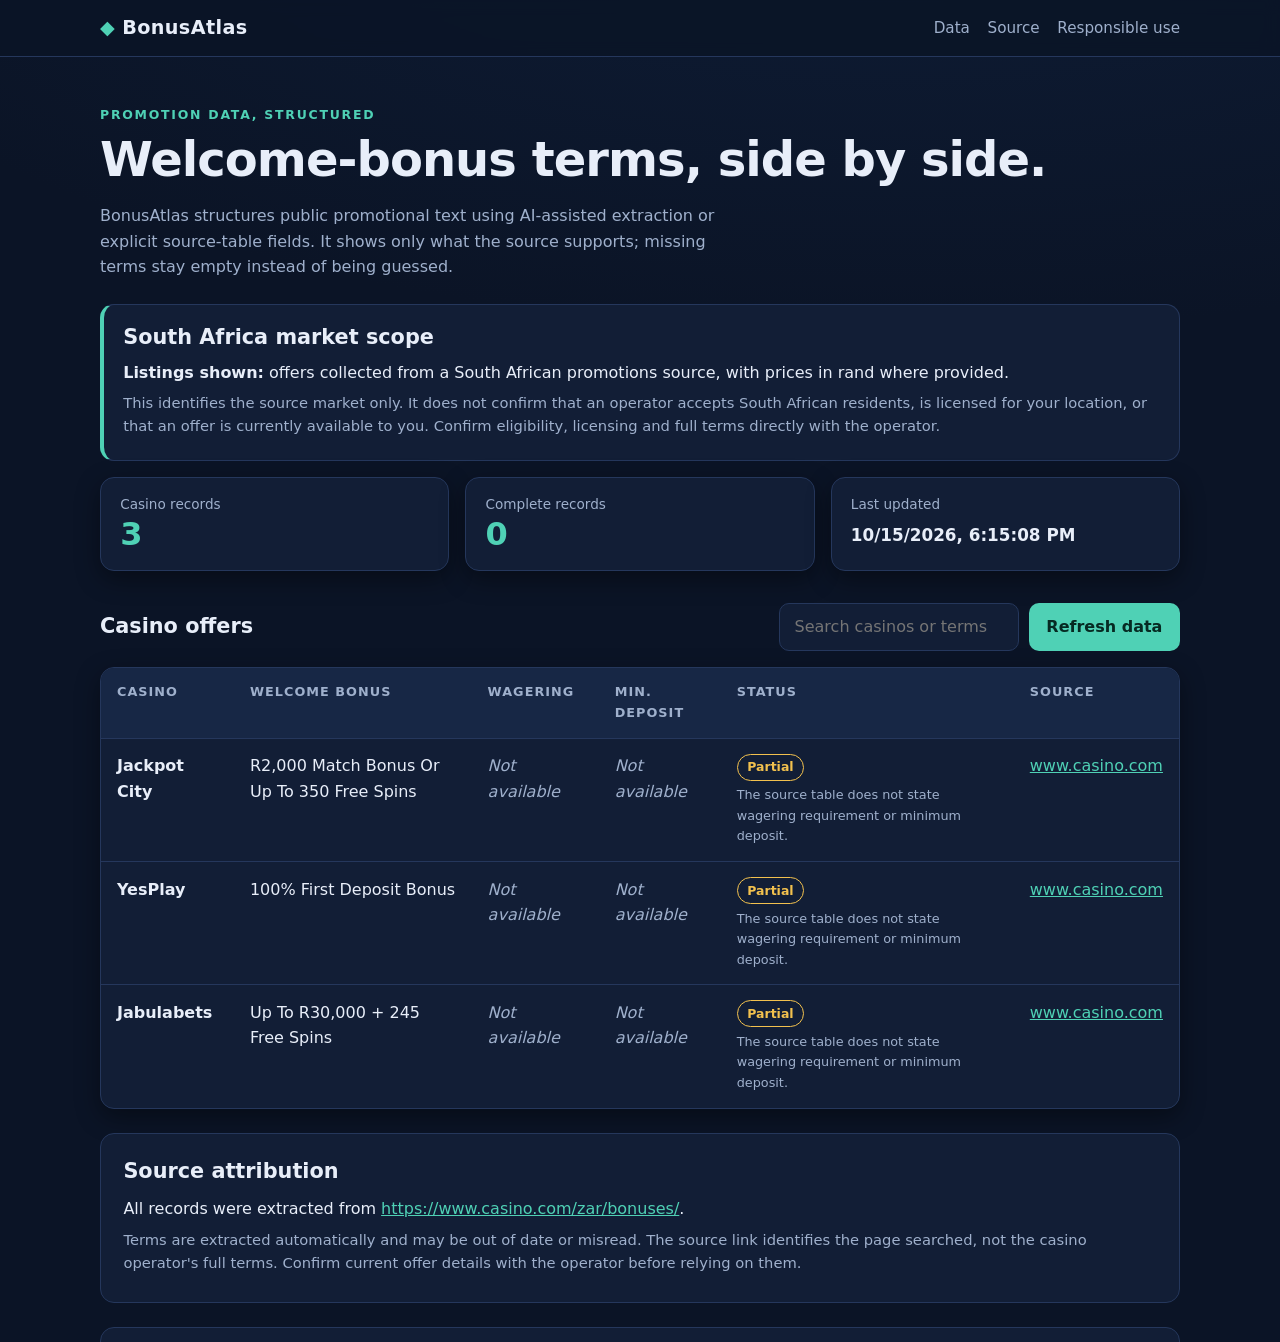
<file: index.html>
<!doctype html>
<html lang="en">
<head>
  <meta charset="utf-8">
  <meta name="viewport" content="width=device-width, initial-scale=1">
  <meta http-equiv="refresh" content="0; url=casino-bonus-scraper/">
  <title>BonusAtlas</title>
  <link rel="canonical" href="casino-bonus-scraper/">
</head>
<body>
  <p>Opening BonusAtlas. If you are not redirected, <a href="casino-bonus-scraper/">open the app</a>.</p>
</body>
</html>
</file>
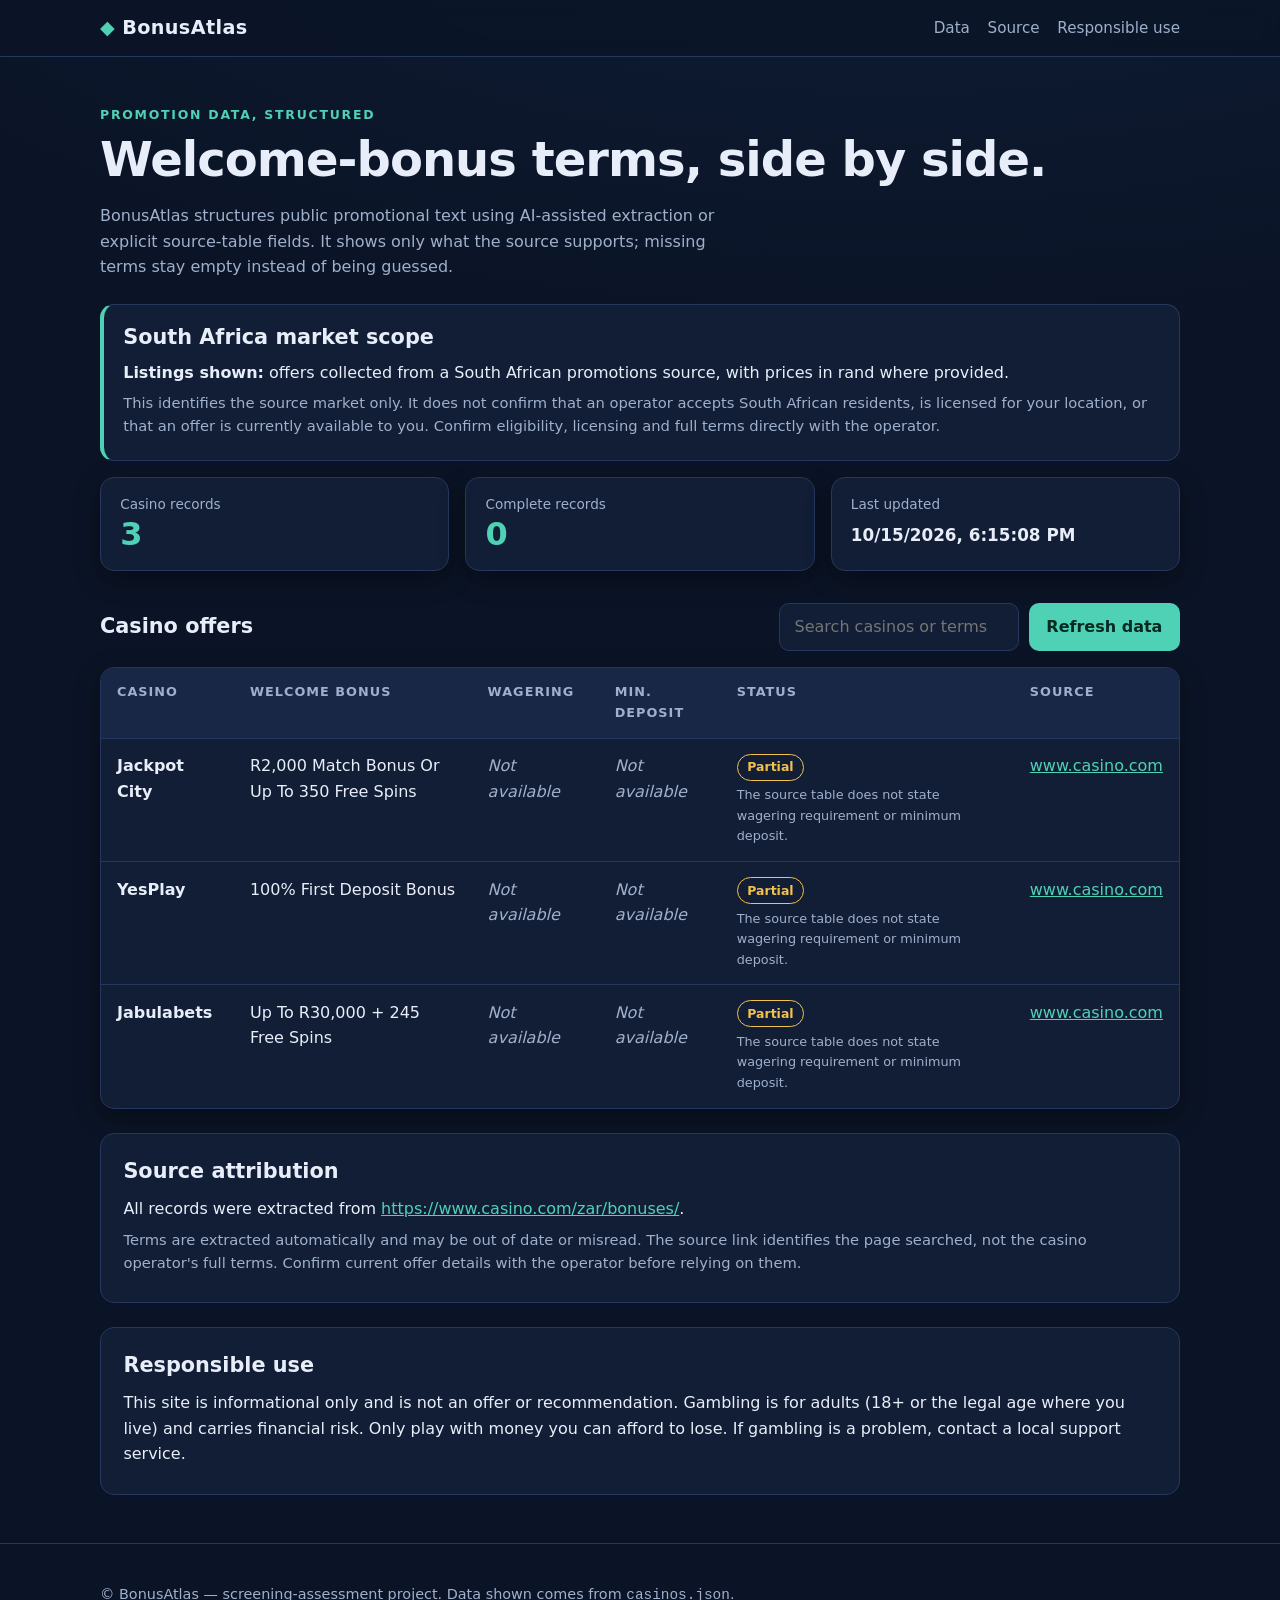
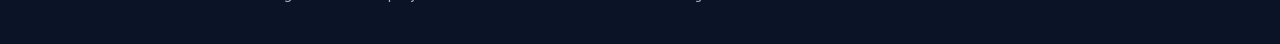
<file: casino-bonus-scraper/index.html>
<!DOCTYPE html>
<html lang="en">
<head>
  <meta charset="utf-8">
  <meta name="viewport" content="width=device-width, initial-scale=1">
  <title>BonusAtlas · Casino promotion data</title>
  <meta name="description" content="BonusAtlas displays South African casino promotion listings from a public source.">
  <link rel="stylesheet" href="styles.css">
</head>
<body>
  <a class="skip" href="#data">Skip to data</a>
  <header class="site-header">
    <div class="wrap bar">
      <a class="brand" href="#top" aria-label="BonusAtlas home"><span class="logo" aria-hidden="true">◆</span> BonusAtlas</a>
      <nav aria-label="Main"><a href="#data">Data</a><a href="#source">Source</a><a href="#responsible">Responsible use</a></nav>
    </div>
  </header>

  <main id="top">
    <section class="wrap hero">
      <p class="eyebrow">Promotion data, structured</p>
      <h1>Welcome-bonus terms, side by side.</h1>
      <p class="lead">BonusAtlas structures public promotional text using AI-assisted extraction or explicit source-table fields. It shows only what the source supports; missing terms stay empty instead of being guessed.</p>
    </section>

    <section class="wrap market-note" aria-labelledby="market-title">
      <h2 id="market-title">South Africa market scope</h2>
      <p><strong>Listings shown:</strong> offers collected from a South African promotions source, with prices in rand where provided.</p>
      <p class="muted">This identifies the source market only. It does not confirm that an operator accepts South African residents, is licensed for your location, or that an offer is currently available to you. Confirm eligibility, licensing and full terms directly with the operator.</p>
    </section>

    <section class="wrap" aria-label="Summary">
      <div class="summary">
        <div class="stat"><span class="stat-label">Casino records</span><strong id="stat-total">–</strong></div>
        <div class="stat"><span class="stat-label">Complete records</span><strong id="stat-complete">–</strong></div>
        <div class="stat"><span class="stat-label">Last updated</span><strong id="stat-updated" class="small">–</strong></div>
      </div>
    </section>

    <section class="wrap" id="data" aria-labelledby="data-title">
      <div class="toolbar">
        <h2 id="data-title">Casino offers</h2>
        <div class="controls">
          <label class="sr-only" for="search">Search casinos</label>
          <input id="search" type="search" placeholder="Search casinos or terms…" autocomplete="off">
          <button id="refresh" type="button" class="btn">Refresh data</button>
        </div>
      </div>

      <div id="message" class="message" role="status" aria-live="polite" hidden></div>

      <div class="table-wrap" id="table-wrap" hidden>
        <table>
          <caption class="sr-only">Casino welcome bonus terms extracted from the source</caption>
          <thead>
            <tr><th scope="col">Casino</th><th scope="col">Welcome bonus</th><th scope="col">Wagering</th><th scope="col">Min. deposit</th><th scope="col">Status</th><th scope="col">Source</th></tr>
          </thead>
          <tbody id="rows"></tbody>
        </table>
      </div>
    </section>

    <section class="wrap panel" id="source" aria-labelledby="source-title">
      <h2 id="source-title">Source attribution</h2>
      <p id="source-text">No source recorded yet.</p>
      <p class="muted">Terms are extracted automatically and may be out of date or misread. The source link identifies the page searched, not the casino operator's full terms. Confirm current offer details with the operator before relying on them.</p>
    </section>

    <section class="wrap panel" id="responsible" aria-labelledby="resp-title">
      <h2 id="resp-title">Responsible use</h2>
      <p>This site is informational only and is not an offer or recommendation. Gambling is for adults (18+ or the legal age where you live) and carries financial risk. Only play with money you can afford to lose. If gambling is a problem, contact a local support service.</p>
    </section>
  </main>

  <footer class="site-footer">
    <div class="wrap">
      <p>© BonusAtlas — screening-assessment project. Data shown comes from <code>casinos.json</code>.</p>
    </div>
  </footer>
  <script src="script.js"></script>
</body>
</html>
</file>
<file: casino-bonus-scraper/styles.css>
:root {
  --bg: #0b1426; --panel: #121e36; --panel-2: #172745; --border: #25375c;
  --text: #e8eef9; --muted: #9fb0cc; --accent: #4fd1b5; --accent-ink: #062a22;
  --warn: #f2c14e; --bad: #ff8a8a; --radius: 14px;
}
* { box-sizing: border-box; }
html { scroll-behavior: smooth; }
body { margin: 0; background: radial-gradient(1200px 500px at 70% -10%, #15305a55, transparent), var(--bg);
  color: var(--text); font: 16px/1.6 system-ui, -apple-system, "Segoe UI", Roboto, sans-serif; }
.wrap { width: min(1080px, 100% - 2rem); margin-inline: auto; }
a { color: var(--accent); }
a:focus-visible, button:focus-visible, input:focus-visible { outline: 3px solid var(--accent); outline-offset: 2px; }
.skip { position: absolute; left: -999px; } .skip:focus { left: 1rem; top: 1rem; background: var(--accent); color: var(--accent-ink); padding: .5rem 1rem; border-radius: 8px; z-index: 10; }
.sr-only { position: absolute; width: 1px; height: 1px; overflow: hidden; clip: rect(0 0 0 0); white-space: nowrap; }

.site-header { border-bottom: 1px solid var(--border); background: #0b1426cc; backdrop-filter: blur(8px); position: sticky; top: 0; z-index: 5; }
.bar { display: flex; justify-content: space-between; align-items: center; padding: .8rem 0; gap: 1rem; flex-wrap: wrap; }
.brand { font-weight: 800; letter-spacing: .02em; color: var(--text); text-decoration: none; font-size: 1.2rem; }
.logo { color: var(--accent); }
nav a { color: var(--muted); text-decoration: none; margin-left: 1.1rem; font-size: .95rem; }
nav a:hover { color: var(--accent); }

.hero { padding: 3rem 0 1.5rem; }
.eyebrow { color: var(--accent); text-transform: uppercase; letter-spacing: .14em; font-size: .78rem; font-weight: 700; margin: 0 0 .5rem; }
h1 { font-size: clamp(1.9rem, 5vw, 3rem); line-height: 1.12; margin: 0 0 1rem; letter-spacing: -.02em; }
h2 { margin: 0; font-size: 1.3rem; }
.lead { color: var(--muted); max-width: 62ch; margin: 0; }

.market-note { background: var(--panel); border: 1px solid var(--border); border-left: 4px solid var(--accent); border-radius: var(--radius); padding: 1rem 1.2rem; margin-bottom: 1rem; }
.market-note h2 { margin-bottom: .35rem; }
.market-note p { margin: .35rem 0; }

.summary { display: grid; grid-template-columns: repeat(3, 1fr); gap: 1rem; margin: 1rem auto 2rem; }
.stat { background: var(--panel); border: 1px solid var(--border); border-radius: var(--radius); padding: 1rem 1.2rem; box-shadow: 0 8px 24px #0006; }
.stat-label { display: block; color: var(--muted); font-size: .85rem; }
.stat strong { font-size: 2rem; color: var(--accent); line-height: 1.2; }
.stat strong.small { font-size: 1.05rem; color: var(--text); display: block; margin-top: .6rem; }

.toolbar { display: flex; justify-content: space-between; align-items: center; gap: 1rem; flex-wrap: wrap; margin-bottom: 1rem; }
.controls { display: flex; gap: .6rem; flex-wrap: wrap; }
input[type=search] { background: var(--panel); border: 1px solid var(--border); color: var(--text); padding: .65rem .9rem; border-radius: 10px; min-width: 240px; font: inherit; }
.btn { background: var(--accent); color: var(--accent-ink); border: 0; padding: .65rem 1.1rem; border-radius: 10px; font: inherit; font-weight: 700; cursor: pointer; }
.btn:hover { filter: brightness(1.08); } .btn[disabled] { opacity: .6; cursor: wait; }

.message { background: var(--panel); border: 1px dashed var(--border); border-radius: var(--radius); padding: 2rem 1.2rem; text-align: center; color: var(--muted); }
.message strong { display: block; color: var(--text); font-size: 1.1rem; margin-bottom: .3rem; }
.message.error { border-color: var(--bad); border-style: solid; } .message.error strong { color: var(--bad); }
.spinner { width: 28px; height: 28px; border: 3px solid var(--border); border-top-color: var(--accent); border-radius: 50%; margin: 0 auto .8rem; animation: spin .8s linear infinite; }
@keyframes spin { to { transform: rotate(360deg); } }
@media (prefers-reduced-motion: reduce) { .spinner { animation: none; } html { scroll-behavior: auto; } }

.table-wrap { overflow-x: auto; background: var(--panel); border: 1px solid var(--border); border-radius: var(--radius); box-shadow: 0 8px 24px #0006; }
table { width: 100%; border-collapse: collapse; min-width: 720px; }
th, td { text-align: left; padding: .9rem 1rem; border-bottom: 1px solid var(--border); vertical-align: top; }
th { color: var(--muted); font-size: .8rem; text-transform: uppercase; letter-spacing: .08em; background: var(--panel-2); }
tbody tr:last-child td { border-bottom: 0; } tbody tr:hover { background: #ffffff08; }
td.name { font-weight: 700; } .na { color: var(--muted); font-style: italic; }
.badge { display: inline-block; padding: .15rem .6rem; border-radius: 999px; font-size: .78rem; font-weight: 700; border: 1px solid currentColor; }
.badge.complete { color: var(--accent); } .badge.partial { color: var(--warn); } .badge.not_found, .badge.failed { color: var(--bad); }
.note { display: block; color: var(--muted); font-size: .8rem; margin-top: .3rem; }

.panel { background: var(--panel); border: 1px solid var(--border); border-radius: var(--radius); padding: 1.3rem 1.4rem; margin-top: 1.5rem; }
.panel h2 { margin-bottom: .5rem; } .panel p { margin: .4rem 0; } .muted { color: var(--muted); font-size: .92rem; }
.site-footer { margin-top: 3rem; padding: 1.5rem 0; border-top: 1px solid var(--border); color: var(--muted); font-size: .9rem; }

@media (max-width: 720px) {
  .summary { grid-template-columns: 1fr; } nav a:first-child { margin-left: 0; }
  .table-wrap { background: none; border: 0; box-shadow: none; overflow: visible; }
  table, tbody, tr, td { display: block; min-width: 0; width: 100%; }
  thead { position: absolute; left: -9999px; }
  tr { background: var(--panel); border: 1px solid var(--border); border-radius: var(--radius); margin-bottom: 1rem; padding: .4rem 0; }
  td { border: 0; padding: .45rem 1rem; display: flex; justify-content: space-between; gap: 1rem; text-align: right; }
  td::before { content: attr(data-label); color: var(--muted); font-size: .78rem; text-transform: uppercase; letter-spacing: .06em; text-align: left; flex-shrink: 0; }
  input[type=search] { min-width: 0; flex: 1; }
}
</file>
